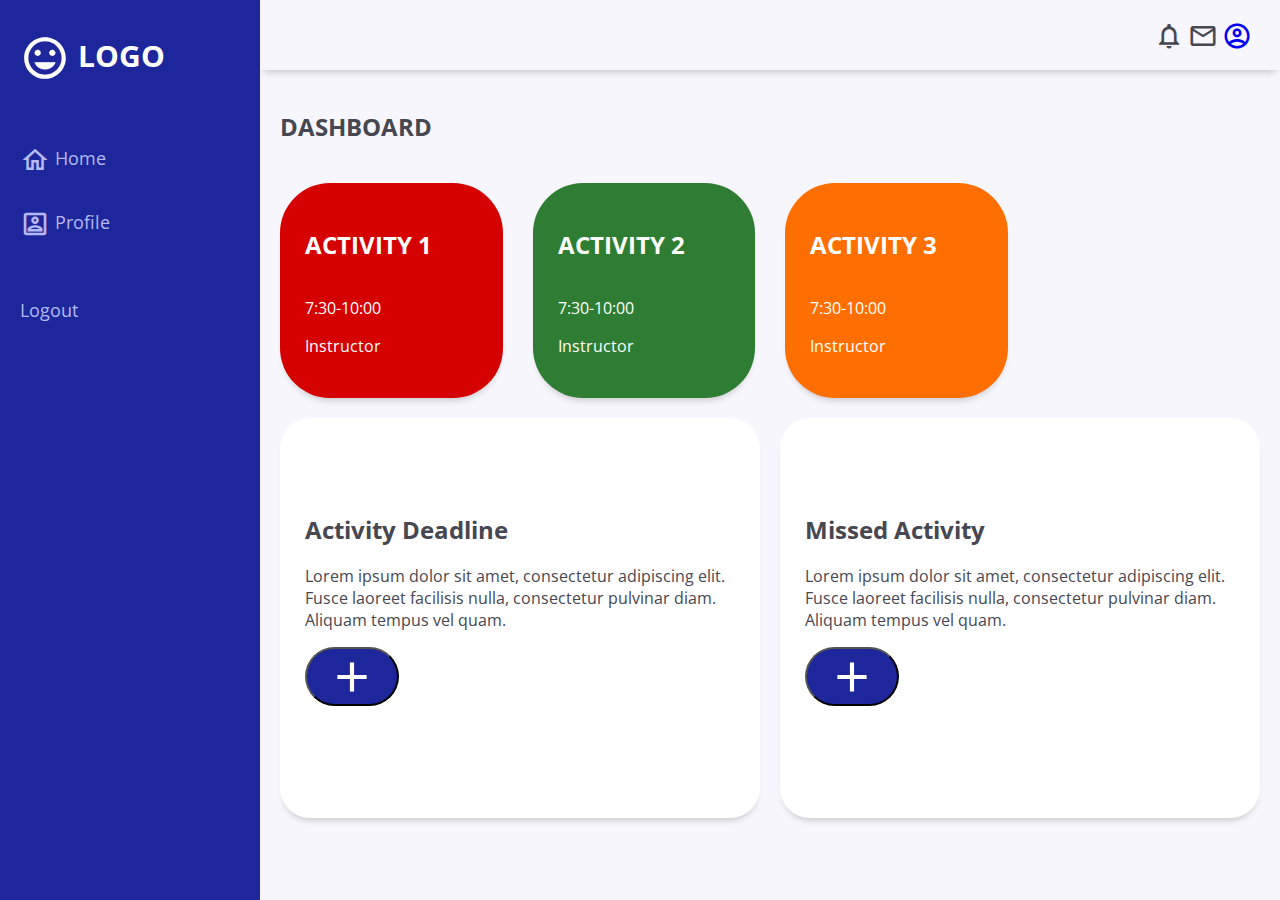
<file: student/index.html>
<!DOCTYPE html>
<html lang="en">
  <head>
    <meta charset="utf-8">
    <meta name="viewport" content="width=device-width,initial-scale=1.0">
    <title>Home</title>

    <!-- Open Sans Font -->
    <link href="https://fonts.googleapis.com/css2?family=Open+Sans:wght@100;200;300;400;500;600;700;800;900&display=swap" rel="stylesheet">

    <!-- Material Icons -->
    <link href="https://fonts.googleapis.com/icon?family=Material+Icons+Outlined" rel="stylesheet">

    <!-- Bootstrap Icons -->
    <link rel="stylesheet" href="https://cdn.jsdelivr.net/npm/bootstrap-icons@1.10.3/font/bootstrap-icons.css">

    <!-- Custom CSS -->
    <link rel="stylesheet" href="css/styles.css">

    <style>
        .class-button{
        cursor: pointer;
        background-color: transparent;
        color: #ffffff;
        font-size: 1.0em;
        text-decoration: none;
      }
      .class-button:hover{
        background-color: transparent;
        color:rgb(196, 196, 196);
      }
    </style>
  </head>
  <body>
    <div class="grid-container">

      <!-- Header -->
      <header class="header">
        <div class="menu-icon" onclick="openSidebar()">
          <span class="material-icons-outlined">menu</span>
        </div>

        <div class="header-right" style="position:relative; left: 90%;">
          <span class="material-icons-outlined">notifications</span>
          <span class="material-icons-outlined">email</span>
          <span class="material-icons-outlined"><a href="Profile.html" style="background-color: transparent; text-decoration: none;">account_circle</a></span>
        </div>
      </header>
      <!-- End Header -->

      <!-- Sidebar -->
      <aside id="sidebar">
        <div class="sidebar-title">
          <div class="sidebar-brand">
            <span class="material-icons-outlined">mood</span> LOGO
          </div>
          <span class="material-icons-outlined" onclick="closeSidebar()">close</span>
        </div>

        <ul class="sidebar-list">
          <li class="sidebar-list-item">
            <a href="#">
              <span class="material-icons-outlined">home</span> Home
            </a>
          </li>

          <li class="sidebar-list-item">
          <a href="Profile.html">
            <span class="material-icons-outlined">account_box</span> Profile
          </a>
        </li>

          <li class="sidebar-list-item">
            <a href="choose.html">
              <span class="material-icons-outlined">logout</span> Logout
            </a>
          </li>
        </ul>
      </aside>
      <!-- End Sidebar -->

      <!-- Main -->
      <main class="main-container">
        <div class="main-title">
          <h2>DASHBOARD</h2>
        </div>

        <!--Classes Student Point of View-->
        <div class="main-cards">

          <div class="card">
            <div class="card-inner">
              <a href="Submit.html" class="class-button"> <h2>ACTIVITY 1</h2>
            </div>
            <p>7:30-10:00</p>
            <p>Instructor</p></a>
          </div>

          <div class="card">
            <div class="card-inner">
              <a href="Submit.html" class="class-button"><h2>ACTIVITY 2</h2>
            </div>
            <p>7:30-10:00</p>
            <p>Instructor</p></a>
          </div>

          <div class="card">
            <div class="card-inner">
              <a href="Submit.html" class="class-button"><h2>ACTIVITY 3</h2>
            </div>
            <p>7:30-10:00</p>
            <p>Instructor</p></a>
          </div>

        </div>

        <!--Student Notification-->
        <div class="products">

          <div class="product-card">
            <h2 class="product-description">Activity Deadline</h2>
            <p class="text-secondary">
              Lorem ipsum dolor sit amet, consectetur adipiscing elit. Fusce laoreet facilisis nulla, consectetur pulvinar diam. Aliquam tempus vel quam.
            </p>
            <button type="button" class="product-button">
              <span class="material-icons-outlined">add</span>
            </button>
          </div>

          <div class="product-card">
            <h2 class="product-description">Missed Activity</h2>
            <p class="text-secondary">
              Lorem ipsum dolor sit amet, consectetur adipiscing elit. Fusce laoreet facilisis nulla, consectetur pulvinar diam. Aliquam tempus vel quam.
            </p>
            <button type="button" class="product-button">
              <span class="material-icons-outlined">add</span>
            </button>
          </div>
      </main>
      <!-- End Main -->

    </div>

    <!-- Scripts -->
    <!-- Custom JS -->
    <script src="js/scripts.js"></script>
  </body>
</html>
</file>
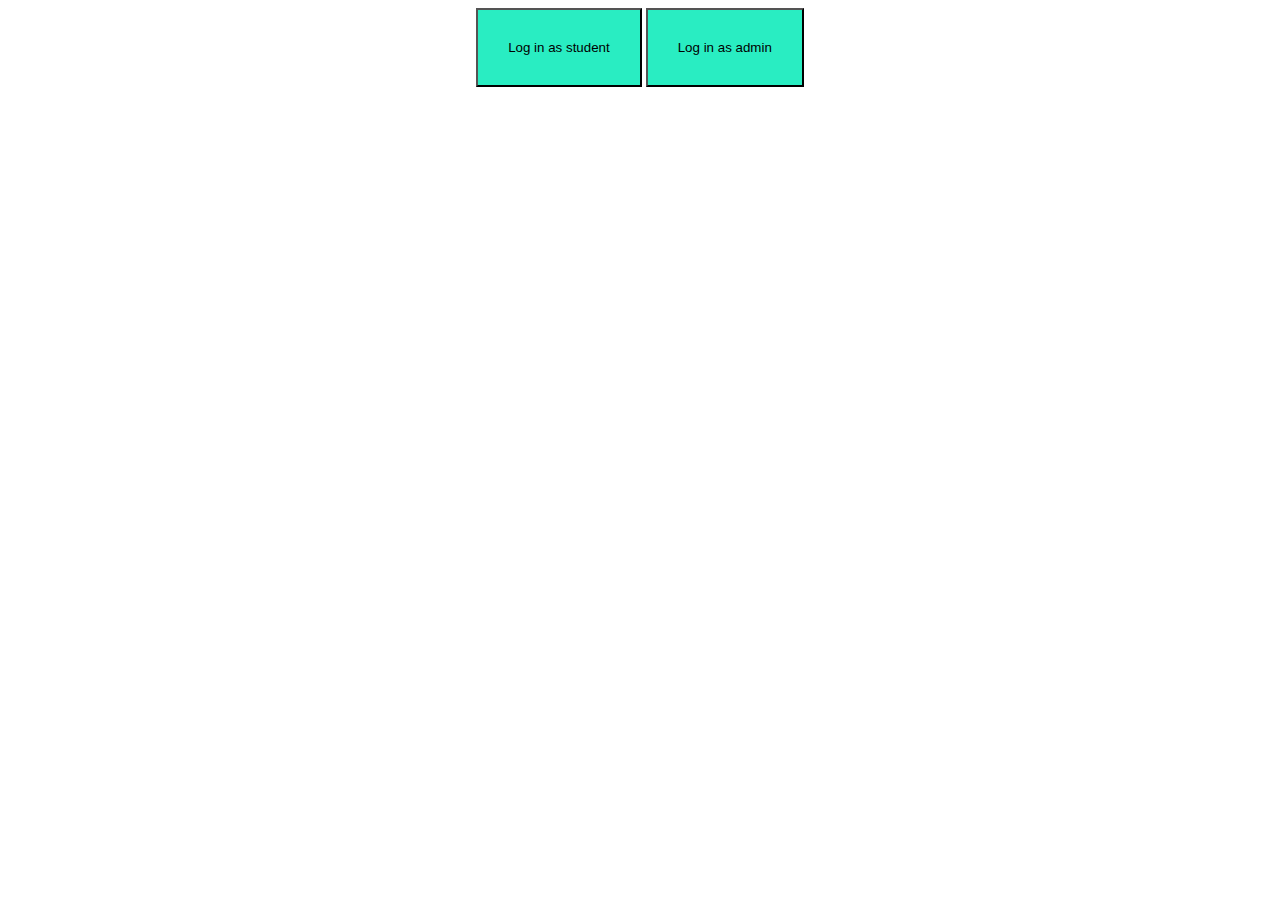
<file: student/choose.html>
<!DOCTYPE html>
<html lang="en">
<head>
    <meta charset="UTF-8">
    <meta http-equiv="X-UA-Compatible" content="IE=edge">
    <meta name="viewport" content="width=device-width, initial-scale=1.0">
    <link rel="stylesheet" href="css/login.css">
    <title>Choose</title>
</head>
<style>
    body {
        display: flex;
        justify-content: center;
        align-items: center;
    }
    button {
        padding: 30px;
        background: #29edc2;

    }

</style>
<body>
    <form action="#" method="post">
        <button type="button" onclick="location.href='student_login.html'">Log in as student</button>

        <button type="button" onclick="location.href='teacher_login.html'">Log in as admin</button>


    </form>
</body>
</html>
</file>
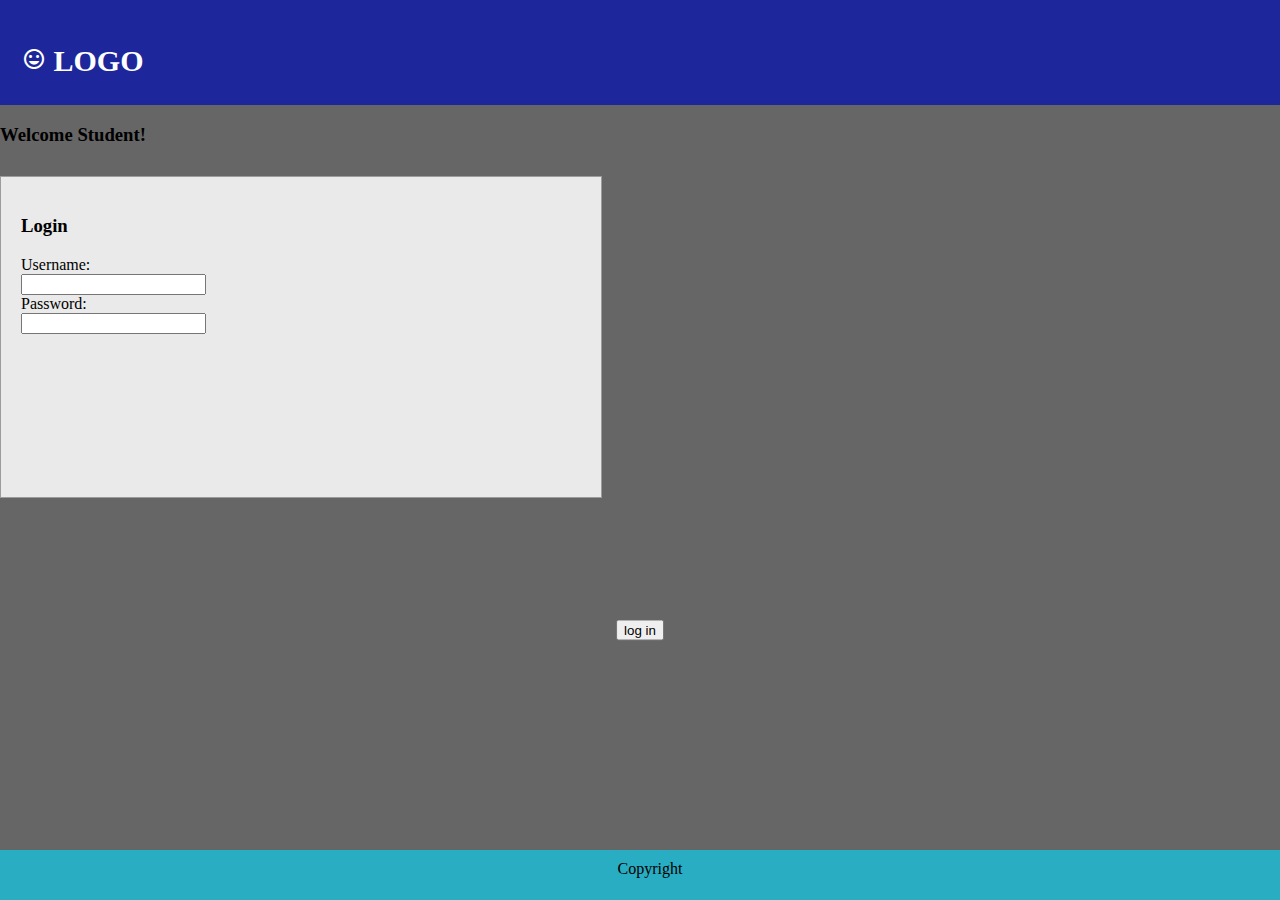
<file: student/student_login.html>
<!DOCTYPE html>
<html>
<head>
    <meta charset='utf-8'>
    <meta http-equiv='X-UA-Compatible' content='IE=edge'>
    <title>Student Login</title>
    <meta name='viewport' content='width=device-width, initial-scale=1'>

    <link rel="stylesheet" href="css/login.css">
    <link rel="stylesheet" href="https://cdn.jsdelivr.net/npm/bootstrap@5.2.3/dist/css/bootstrap.min.css" integrity="sha384-rbsA2VBKQhggwzxH7pPCaAqO46MgnOM80zW1RWuH61DGLwZJEdK2Kadq2F9CUG65" crossorigin="anonymous">
    <link href="https://fonts.googleapis.com/icon?family=Material+Icons+Outlined" rel="stylesheet">
    <script src="https://cdn.jsdelivr.net/npm/bootstrap@5.2.3/dist/js/bootstrap.bundle.min.js" integrity="sha384-kenU1KFdBIe4zVF0s0G1M5b4hcpxyD9F7jL+jjXkk+Q2h455rYXK/7HAuoJl+0I4" crossorigin="anonymous"></script>
    <script src="https://cdn.jsdelivr.net/npm/bootstrap@5.2.3/dist/js/bootstrap.min.js" integrity="sha384-cuYeSxntonz0PPNlHhBs68uyIAVpIIOZZ5JqeqvYYIcEL727kskC66kF92t6Xl2V" crossorigin="anonymous"></script>
</head>
<style>
    body {
    margin: 0;
    padding: 0;
    background-color: #666666;
    height: 100vh;
  }
</style>
<body>
    <div class="header">
        <a href="#default" class="logo"><span class="material-icons-outlined">mood</span> LOGO</a>
      </div>
    <div id="login">
        <h3 class="text-center text-white pt-5 ">Welcome Student!</h3>
        <div class="container">
            <div id="login-row" class="row justify-content-center align-items-center">
                <div id="login-column" class="col-md-6">
                    <div id="login-box" class="col-md-12">
                        <form id="login-form" class="form" action="index.html" method="post">
                            <h3 class="text-center text-info">Login</h3>
                            <div class="form-group">
                                <label for="username" class="text-info">Username:</label><br>
                                <input type="text" name="username" id="username" class="form-control">
                            </div>
                            <div class="form-group">
                                <label for="password" class="text-info">Password:</label><br>
                                <input type="password" name="password" id="password" class="form-control">
                            </div>
                            <div class="form-group2">
                                <input type="submit" name="submit" class="btn btn-info btn-md" value="log in">
                            </div>
                        </form>
                    </div>
                </div>
            </div>
        </div>
    </div>
    <div id="footer">
        Copyright
    </div>
</body>

<footer>

</footer>
</html>
</file>
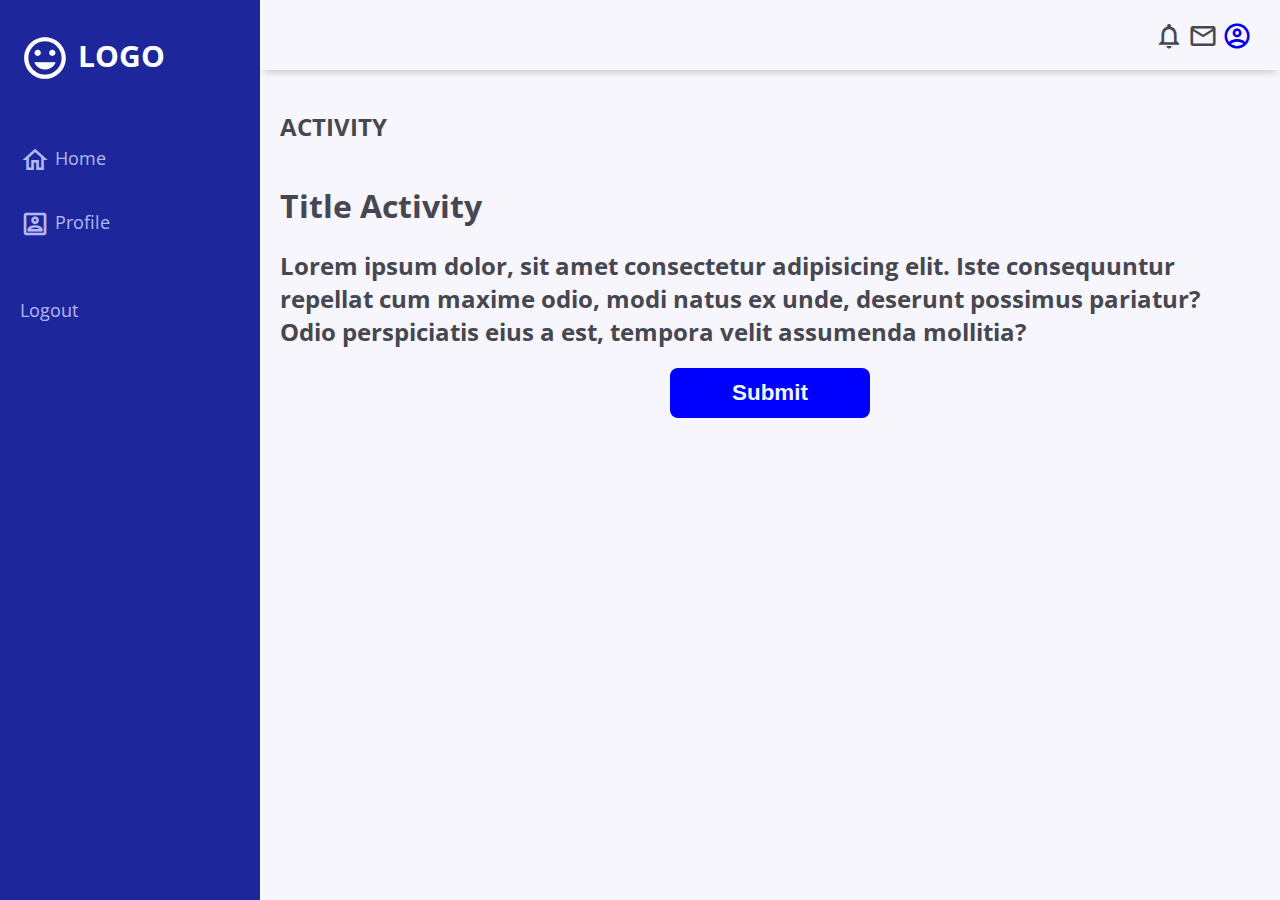
<file: student/Submit.html>
<!DOCTYPE html>
<html lang="en">
  <head>
    <meta charset="utf-8">
    <meta name="viewport" content="width=device-width,initial-scale=1.0">
    <title>Submit</title>

    <!-- Open Sans Font -->
    <link href="https://fonts.googleapis.com/css2?family=Open+Sans:wght@100;200;300;400;500;600;700;800;900&display=swap" rel="stylesheet">

    <!-- Material Icons -->
    <link href="https://fonts.googleapis.com/icon?family=Material+Icons+Outlined" rel="stylesheet">

    <!-- Bootstrap Icons -->
    <link rel="stylesheet" href="https://cdn.jsdelivr.net/npm/bootstrap-icons@1.10.3/font/bootstrap-icons.css">

    <!-- Custom CSS -->
    <link rel="stylesheet" href="css/styles.css">

    <style>
      * {
          box-sizing: border-box;
        }
      .submit-button{
        display: block;
        cursor: pointer;
        outline: none;
        border: none;
        background-color: var(--light);
        width: 200px;
        height: 50px;
        border-radius: 1px;
        font-size: 1.4rem;
        font-weight: 600;
        color: var(--text);
        background-size: 80% 80%;
        box-shadow: 0 0 0 7px var(--light) inset;
        margin-bottom: 2px;
        color: aliceblue;
      }

      .submit-btn {
        display: block;
        width: 200px;
        margin: 0 auto 0 auto;
        background-color: blue;
        border-radius: 8px;
      }


    </style>
  </head>
  <body>
    <div class="grid-container">

      <!-- Header -->
      <header class="header">
        <div class="menu-icon" onclick="openSidebar()">
          <span class="material-icons-outlined">menu</span>
        </div>
        
        <div class="header-right" style="position:relative; left: 90%;">
          <span class="material-icons-outlined">notifications</span>
          <span class="material-icons-outlined">email</span>
          <span class="material-icons-outlined"><a href="Profile.html" style="background-color: transparent; text-decoration: none;">account_circle</a></span>
        </div>
      </header>
      <!-- End Header -->

      <!-- Sidebar -->
      <aside id="sidebar">
        <div class="sidebar-title">
          <div class="sidebar-brand">
            <span class="material-icons-outlined">mood</span> LOGO
          </div>
          <span class="material-icons-outlined" onclick="closeSidebar()">close</span>
        </div>

        <ul class="sidebar-list">
          <li class="sidebar-list-item">
            <a href="index.html">
              <span class="material-icons-outlined">home</span> Home
            </a>
          </li>

          <li class="sidebar-list-item">
          <a href="Profile.html">
            <span class="material-icons-outlined">account_box</span> Profile
          </a>
        </li>

          <li class="sidebar-list-item">
            <a href="#">
              <span class="material-icons-outlined">logout</span> Logout
            </a>
          </li>
        </ul>
      </aside>
      <!-- End Sidebar -->

      <!-- Main -->
      <main class="main-container">
        <div class="main-title">
            <h2>ACTIVITY</h2>
        </div>
        
        <!--Activity Form- Student-->
        <div class="container mt-4 mb-4 p-3 d-flex justify-content-center" style="position: relative;"> 
          <div class="card_profile p-4"> 
          <div class=" image d-flex flex-column justify-content-center align-items-center"> 
              <h1>Title Activity</h1>
              <h2>Lorem ipsum dolor, sit amet consectetur adipisicing elit. Iste consequuntur repellat cum maxime odio, modi natus ex unde, deserunt possimus pariatur? Odio perspiciatis eius a est, tempora velit assumenda mollitia?</h2>
            
        <!--Submit Button- Student-->
              <div class="submit-btn">
              <input type="submit" class="submit-button" name="upload" accept="image">
            </div>
          </div> 
        </div> 
      </div>
      </div>
      </main>
      <!-- End Main -->

    </div>

    <!-- Scripts -->
    <!-- Custom JS -->
    <script src="js/scripts.js"></script>
  </body>
</html>
</file>
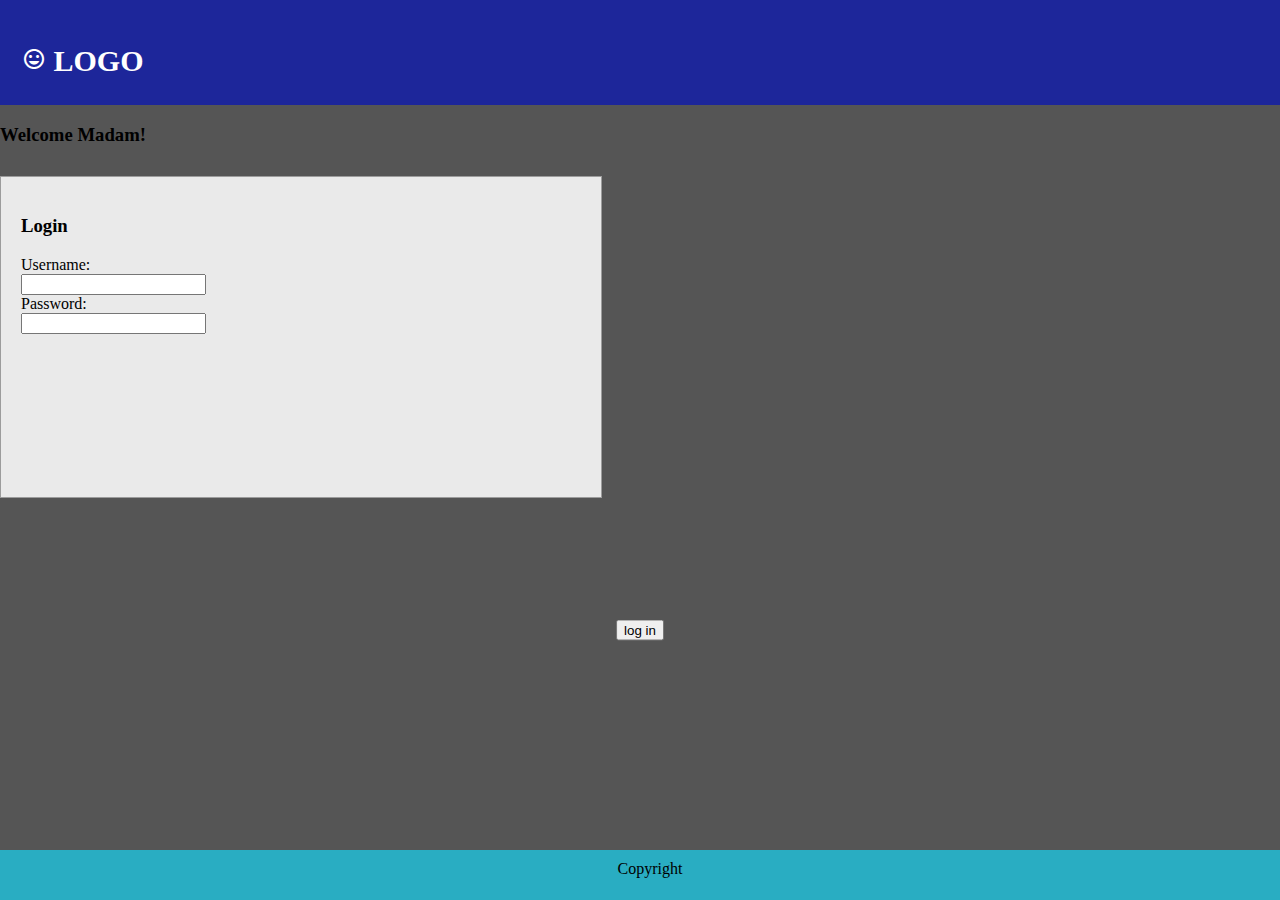
<file: student/teacher_login.html>
<!DOCTYPE html>
<html>
<head>
    <meta charset='utf-8'>
    <meta http-equiv='X-UA-Compatible' content='IE=edge'>
    <title>Admin Login</title>
    <meta name='viewport' content='width=device-width, initial-scale=1'>

    <link rel="stylesheet" href="css/login.css">
    <link rel="stylesheet" href="https://cdn.jsdelivr.net/npm/bootstrap@5.2.3/dist/css/bootstrap.min.css" integrity="sha384-rbsA2VBKQhggwzxH7pPCaAqO46MgnOM80zW1RWuH61DGLwZJEdK2Kadq2F9CUG65" crossorigin="anonymous">
    <link href="https://fonts.googleapis.com/icon?family=Material+Icons+Outlined" rel="stylesheet">
    <script src="https://cdn.jsdelivr.net/npm/bootstrap@5.2.3/dist/js/bootstrap.bundle.min.js" integrity="sha384-kenU1KFdBIe4zVF0s0G1M5b4hcpxyD9F7jL+jjXkk+Q2h455rYXK/7HAuoJl+0I4" crossorigin="anonymous"></script>
    <script src="https://cdn.jsdelivr.net/npm/bootstrap@5.2.3/dist/js/bootstrap.min.js" integrity="sha384-cuYeSxntonz0PPNlHhBs68uyIAVpIIOZZ5JqeqvYYIcEL727kskC66kF92t6Xl2V" crossorigin="anonymous"></script>
</head>
<style>
    body {
    margin: 0;
    padding: 0;
    background-color: #555555;
    height: 100vh;
  }
</style>
<body>
    <div class="header">
        <a href="#default" class="logo"><span class="material-icons-outlined">mood</span> LOGO</a>
      </div>
    <div id="login">
        <h3 class="text-center text-white pt-5 ">Welcome Madam!</h3>
        <div class="container">
            <div id="login-row" class="row justify-content-center align-items-center">
                <div id="login-column" class="col-md-6">
                    <div id="login-box" class="col-md-12">
                        <form id="login-form" class="form" action="index.html" method="post">
                            <h3 class="text-center text-info">Login</h3>
                            <div class="form-group">
                                <label for="username" class="text-info">Username:</label><br>
                                <input type="text" name="username" id="username" class="form-control">
                            </div>
                            <div class="form-group">
                                <label for="password" class="text-info">Password:</label><br>
                                <input type="password" name="password" id="password" class="form-control">
                            </div>
                            <div class="form-group2">
                                <input type="submit" name="submit" class="btn btn-info btn-md" value="log in">
                            </div>
                        </form>
                    </div>
                </div>
            </div>
        </div>
    </div>
    <div id="footer">
        Copyright
    </div>
</body>

<footer>

</footer>
</html>
</file>
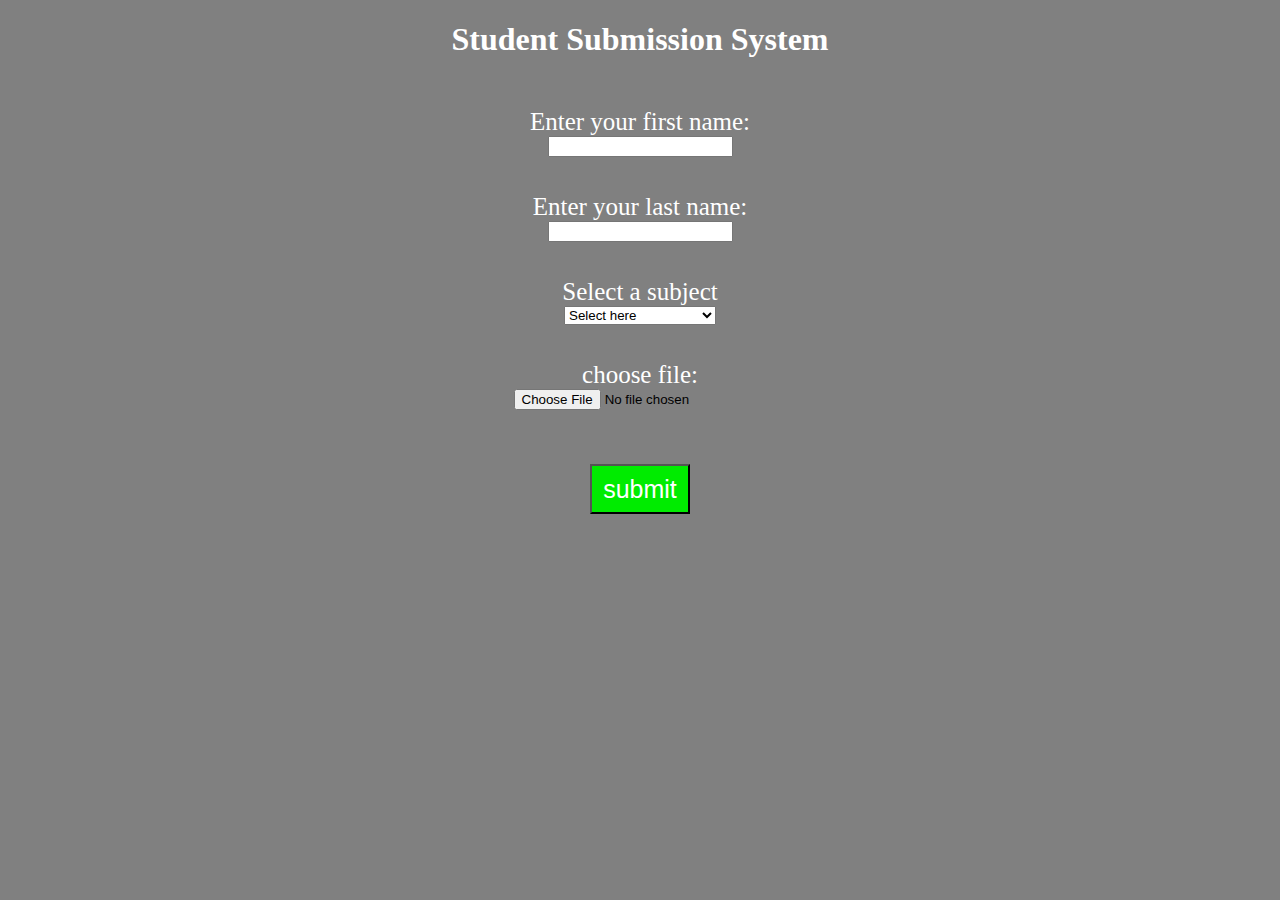
<file: submission_low_budget/form.html>
<!DOCTYPE html>
<html lang="en">
<head>
    <meta charset="UTF-8">
    <meta http-equiv="X-UA-Compatible" content="IE=edge">
    <meta name="viewport" content="width=device-width, initial-scale=1.0">
    <title>Submission</title>
</head>
<style>
    label {
        color: white;
        font-size: 25px;
        
    }
    h1 {
        color: white;
        margin-bottom: 50px;
    }
</style>
<body style="background: grey; text-align: center;">
    <h1>Student Submission System</h1>
    <form action="index.php" method="post">
        <label for="">Enter your first name:</label><br>
        <input type="text" name="fname" id=""><br><br><br>
        <label for="">Enter your last name:</label><br>
        <input type="text" name="lname" id=""><br><br><br>
        <label for="">Select a subject</label><br>
        <select name="subject" id="">
            <option value="">Select here</option>
            <option value="Information Management">Information Managent</option>
            <option value="Networking 1">Networking 1</option>
            <option value="IPT 1">IPT 1</option>
        </select>        <br><br><br>
        <label for="">choose file:</label><br>
        <input type="file" name="file" id=""><br><br><br><br>
        <input style="background-color: #00ec00; width:100px; height:50px; font-size: 25px; color: #FFF"type="submit" value="submit">

    </form>

</body>
</html>
</file>
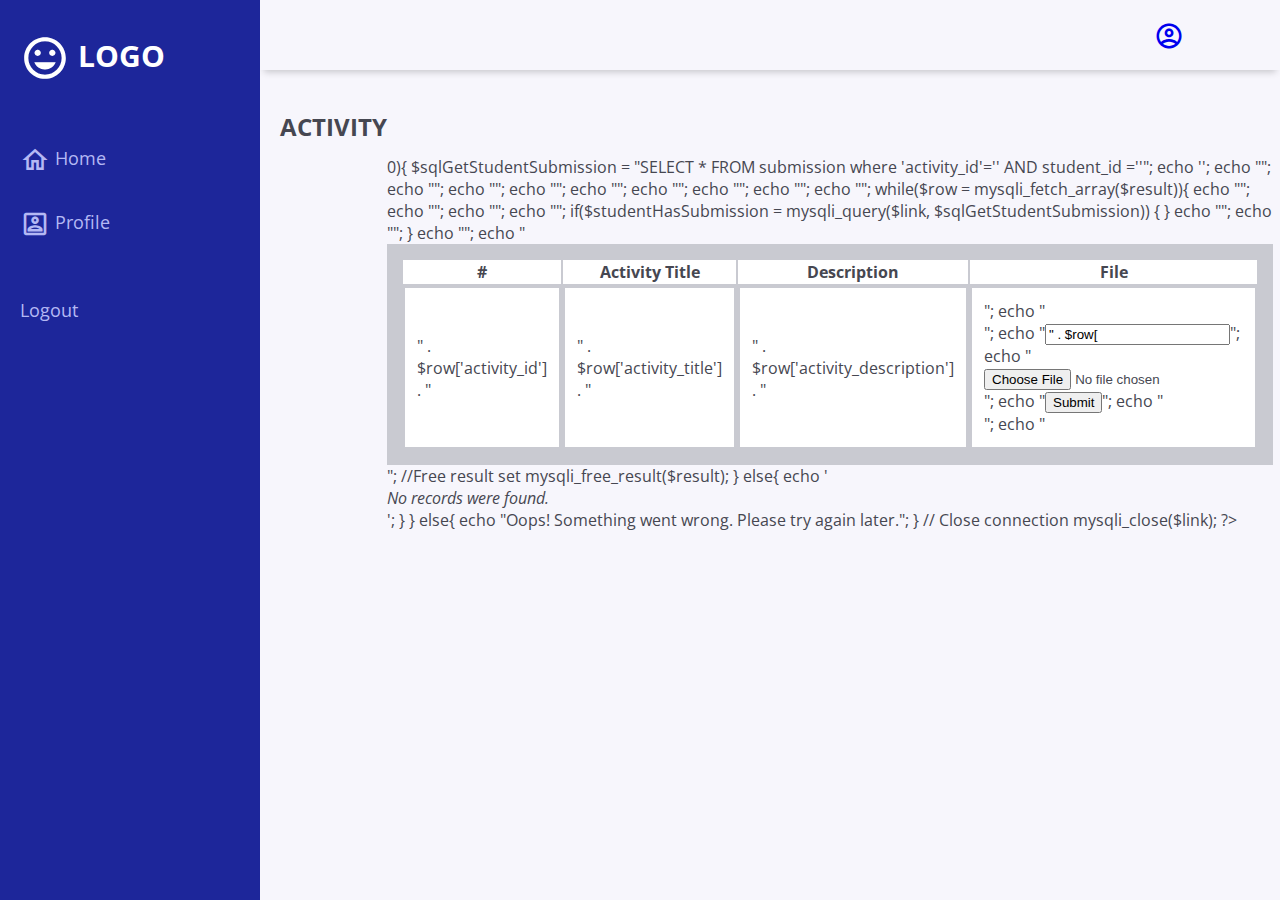
<file: exstudentrecord/css/adminGrade.html>
<!DOCTYPE html>
<html lang="en">
<head>
    <meta charset="UTF-8">
    <title>Dashboard</title>
   <!-- Open Sans Font -->
   <link href="https://fonts.googleapis.com/css2?family=Open+Sans:wght@100;200;300;400;500;600;700;800;900&display=swap" rel="stylesheet">

<!-- Material Icons -->
<link href="https://fonts.googleapis.com/icon?family=Material+Icons+Outlined" rel="stylesheet">

<!-- Bootstrap Icons -->
<link rel="stylesheet" href="https://cdn.jsdelivr.net/npm/bootstrap-icons@1.10.3/font/bootstrap-icons.css">

<!-- Custom CSS -->
<link rel="stylesheet" href="../css/styles.css">

<style>
  * {
      box-sizing: border-box;
    }
  .submit-button{
    display: block;
    cursor: pointer;
    outline: none;
    border: none;
    background-color: var(--light);
    width: 200px;
    height: 50px;
    border-radius: 1px;
    font-size: 1.4rem;
    font-weight: 600;
    color: var(--text);
    background-size: 80% 80%;
    box-shadow: 0 0 0 7px var(--light) inset;
    margin-bottom: 2px;
    color: aliceblue;
    }

  .submit-btn {
    display: block;
    width: 200px;
    margin: 0 auto 0 auto;
    background-color: blue;
    border-radius: 8px;
  }


  table, td{
    border: 2px solid #c9cad1;
    padding: 12px;
  }

  table{
    background-color: #c9cad1;
  }

  td,th{
    background-color: white;
  }

  .inputCreate{
    background-color: #04AA6D;
    border: none;
    color: white;
    padding: 16px 32px;
    text-decoration: none;
    margin: 4px 2px;
    cursor: pointer;
  }

  .inputAdd{
    background-color: #da0d0d;
    border: none;
    color: white;
    padding: 16px 32px;
    text-decoration: none;
    margin: 4px 2px;
    cursor: pointer;
  }

  .inputDelete{
    background-color: #0d2cda;
    border: none;
    color: white;
    padding: 16px 32px;
    text-decoration: none;
    margin: 4px 2px;
    cursor: pointer;
  }

  .inputRead{
    background-color: #0d2cda;
    border: none;
    color: white;
    padding: 16px 32px;
    text-decoration: none;
    margin: 4px 2px;
    cursor: pointer;
  }

</style>
</head>
<body>
<div class="grid-container">

<!-- Header -->
<header class="header">
  <div class="menu-icon" onclick="openSidebar()">
    <span class="material-icons-outlined">menu</span>
  </div>
  
  <div class="header-right" style="position:relative; left: 90%;">
    <span class="material-icons-outlined"><a href="../profile/Profile.php" style="background-color: transparent; text-decoration: none;">account_circle</a></span>
  </div>
</header>
<!-- End Header -->

<!-- Sidebar -->
<aside id="sidebar">
  <div class="sidebar-title">
    <div class="sidebar-brand">
      <span class="material-icons-outlined">mood</span> LOGO
    </div>
    <span class="material-icons-outlined" onclick="closeSidebar()">close</span>
  </div>

  <ul class="sidebar-list">
    <li class="sidebar-list-item">
      <a href="../dashboard/index.php">
        <span class="material-icons-outlined">home</span> Home
      </a>
    </li>

    <li class="sidebar-list-item">
    <a href="../profile/Profile.php">
      <span class="material-icons-outlined">account_box</span> Profile
    </a>
  </li>

    <li class="sidebar-list-item">
      <a href="../login/logout.php">
        <span class="material-icons-outlined">logout</span> Logout
      </a>
    </li>
  </ul>
</aside>
<!-- End Sidebar -->

<!-- Main -->
<main class="main-container">
  <div class="main-title">
      <h2>ACTIVITY</h2>
        <div class="wrapper">
            <div class="container-fluid">
                <div class="row"><br><br><br>
                    <div class="col-md-7">
                        <?php
                        // Include config file
                        require_once "config.php";
                        
                       
                        // Attempt select query execution
                        $sql = "SELECT * FROM activity";
                        if($result = mysqli_query($link, $sql)){
                            if(mysqli_num_rows($result) > 0){

                              $sqlGetStudentSubmission = "SELECT * FROM submission where 'activity_id'='' AND student_id =''";
                                echo '<table class="table table-bordered table-striped" id="activityTable">';
                                    echo "<thead>";
                                        echo "<tr>";
                                            echo "<th>#</th>";
                                            echo "<th>Activity Title</th>";
                                            echo "<th>Description</th>";
                                            echo "<th>File</th>";
                                        echo "</tr>";
                                    echo "</thead>";
                                    echo "<tbody>";
                                    while($row = mysqli_fetch_array($result)){
                                        echo "<tr>";
                                            echo "<td>" . $row['activity_id'] . "</td>";
                                            echo "<td>" . $row['activity_title'] . "</td>";
                                            echo "<td>" . $row['activity_description'] . "</td>";
                                            if($studentHasSubmission = mysqli_query($link, $sqlGetStudentSubmission))
                                            {
                                              
                                            }
                                            echo "<td>";
                                                echo  "<form action= '' method='POST' enctype='multipart/form-data'>";
                                                echo "<input type='text' name='activityId' value='" . $row['activity_id'] . "'/>";
                                                echo "<input type='file' name='studentFile' />";
                                                echo "<input type='submit'/>";
                                             echo "</form>";
                                            echo "</td>";
                                        echo "</tr>";
                                    }
                                    echo "</tbody>";                            
                                echo "</table>";
                                //Free result set
                                mysqli_free_result($result);
                            } else{
                                echo '<div class="alert alert-danger"><em>No records were found.</em></div>';
                            }
                        } else{
                            echo "Oops! Something went wrong. Please try again later.";
                        }
    
                        // Close connection
                        mysqli_close($link);
                        ?>
                    </div>
                </div>        
            </div>
        </div>
    </div>
</body>

<script src="../js/scripts.js"></script>
</html>
</file>
<file: student/css/styles.css>
body {
  margin: 0;
  padding: 0;
  box-sizing: border-box;
  background-color: rgb(247, 246, 252);
  color: rgb(70, 71, 81);
  font-family: "Open Sans", sans-serif;
}

.material-icons-outlined {
  vertical-align: middle;
  line-height: 1px;
  font-size: 30px;
}

.text-secondary {
  color: rgb(70, 71, 81);
}

.text-blue {
  color: rgb(29, 38, 154);
}

.background-blue {
  background-color: rgb(29, 38, 154);
}

.text-red {
  color: rgb(213, 0, 0);
}

.background-red {
  background-color: rgb(213, 0, 0);
}

.text-green {
  color: rgb(46, 125, 50);
}

.background-green {
  background-color: rgb(46, 125, 50);
}

.text-orange {
  color: rgb(255, 111, 0);
}

.background-orange {
  background-color: rgb(255, 111, 0);
}

.grid-container {
  display: grid;
  grid-template-columns: 260px 1fr 1fr 1fr;
  grid-template-rows: 0.2fr 3fr;
  grid-template-areas:
    "sidebar header header header"
    "sidebar main main main";
  height: 100vh;
}


/* ---------- HEADER ---------- */

.header {
  grid-area: header;
  height: 70px;
  display: flex;
  align-items: center;
  justify-content: space-between;
  padding: 0 30px 0 30px;
  box-shadow: 0 6px 7px -4px rgba(0, 0, 0, 0.2);
}

.menu-icon {
  display: none;
}


/* ---------- SIDEBAR ---------- */

#sidebar {
  grid-area: sidebar;
  height: 100%;
  background-color: rgb(29, 38, 154);
  color: rgb(255, 255, 255);
  overflow-y: auto;
  transition: all 0.5s;
  -webkit-transition: all 0.5s;
}

.sidebar-title {
  display: flex;
  justify-content: space-between;
  align-items: center;
  padding: 20px 20px 20px 20px;
  margin-bottom: 30px;
}

.sidebar-title > span {
  display: none;
}

.sidebar-brand {
  margin-top: 15px;
  font-size: 30px;
  font-weight: 700;
}

.sidebar-brand > .material-icons-outlined {
  font-size: 50px;
}

.sidebar-list {
  padding: 0;
  margin-top: 15px;
  list-style-type: none;
}

.sidebar-list-item {
  padding: 20px 20px 20px 20px;
  font-size: 18px;
}

.sidebar-list-item:hover {
  background-color: rgba(255, 255, 255, 0.2);
  cursor: pointer;
}

.sidebar-list-item > a {
  text-decoration: none;
  color: rgb(180, 184, 244);
}

.sidebar-responsive {
  display: inline !important;
  position: absolute;
}


/* ---------- MAIN ---------- */

.main-container {
  grid-area: main;
  overflow-y: auto;
  padding: 20px 20px;
}

.main-title {
  display: flex;
  justify-content: space-between;
}

.main-cards {
  display: grid;
  grid-template-columns: 1fr 1fr 1fr 1fr;
  gap: 30px;
  margin: 20px 0;
}

.card {
  display: flex;
  flex-direction: column;
  justify-content: space-around;
  padding: 25px;
  color: rgb(255, 255, 255);
  border-radius: 50px;
  box-shadow: 0 6px 7px -4px rgba(0, 0, 0, 0.2);
}

.card:first-child {
  background-color: rgb(213, 0, 0);
}

.card:nth-child(2) {
  background-color: rgb(46, 125, 50);
}

.card:nth-child(3) {
  background-color: rgb(255, 111, 0);
}

.card-inner {
  display: flex;
  align-items: center;
  justify-content: space-between;
}

.card-inner > span {
  font-size: 50px;
}

.products {
  display: grid;
  grid-template-columns: 1fr 1fr;
  gap: 20px;
}

.product-card {
  height: 350px;
  background-color: rgb(255, 255, 255);
  padding: 25px;
  border-radius: 30px;
  box-shadow: 0 6px 7px -4px rgba(0, 0, 0, 0.2);
}

.product-description {
  padding-top: 50px;
}

.product-button {
  background-color: rgb(29, 38, 154);
  color: rgb(255, 255, 255);
  padding: 20px;
  border-radius: 30px; 
}

.product-button > .material-icons-outlined {
  font-size: 50px; 
}

.social-media {
  height: 350px;
  padding: 10px;
}

.product {
  display: grid;
  grid-template-columns: 1fr 1fr;
  gap: 20px;
}

.product-icon {
  color: rgb(255, 255, 255);
  width: 48px;
  height: 48px;
  display: flex;
  align-items: center;
  justify-content: center;
  border-radius: 20px;
}

.product-icon > .bi {
  font-size: 25px;
}


/* ---------- MEDIA QUERIES ---------- */


/* Medium <= 992px */
@media screen and (max-width: 992px) {
  .grid-container {
    grid-template-columns: 1fr;
    grid-template-rows: 0.2fr 3fr;
    grid-template-areas:
      "header"
      "main";
  }

  #sidebar {
    display: none;
  }

  .menu-icon {
    display: inline;
  }

  .sidebar-title > span {
    display: inline;
  }
}

/* Small <= 768px */
@media screen and (max-width: 768px) {
  .main-cards {
    grid-template-columns: 1fr;
    gap: 10px;
    margin-bottom: 0;
  }

  .products {
    grid-template-columns: 1fr;
    margin-top: 30px;
  }
}

/* Extra Small <= 576px */
@media screen and (max-width: 576px) {
  .header-left {
    display: none;
  }
}
</file>
<file: student/css/login.css>
#login .container #login-row #login-column #login-box {
    margin-top: 30px;
    max-width: 600px;
    height: 320px;
    border: 1px solid #9C9C9C;
    background-color: #EAEAEA;
  }
  #login .container #login-row #login-column #login-box #login-form {
    padding: 20px;
  }
  #login .container #login-row #login-column #login-box #login-form #register-link {
    margin-top: -65px;
  }
.form-group2{
  margin: 0%;
  position: absolute;
  left: 50%;
  top: 70%;
  -ms-transform: translate(-50%,-50%);
  transform: translate(-50%, -50%);
}

  .header {
    overflow: hidden;
    background-color: rgb(29, 38, 154);
    padding: 20px 10px;
  }
  
  .header a {
    float: left;
    color: white;
    text-align: center;
    padding: 12px;
    text-decoration: none;
    font-size: 18px; 
    line-height: 25px;
    border-radius: 4px;
  }
  
  .header a.logo {
      margin-top: 15px;
      font-size: 30px;
      font-weight: 700;
  }

  .header > .material-icon-outlined{
    font-size: 50px;
  }
  
  #footer {
    position: fixed;
    padding: 10px 10px 0px 10px;
    bottom: 0;
    width: 100%;
    /* Height of the footer*/
    height: 40px;
    background: #29adc2;

    text-align: center;
}
</file>
<file: exstudentrecord/css/styles.css>
body {
  margin: 0;
  padding: 0;
  box-sizing: border-box;
  background-color: rgb(247, 246, 252);
  color: rgb(70, 71, 81);
  font-family: "Open Sans", sans-serif;
}

.material-icons-outlined {
  vertical-align: middle;
  line-height: 1px;
  font-size: 30px;
}

.text-secondary {
  color: rgb(70, 71, 81);
}

.text-blue {
  color: rgb(29, 38, 154);
}

.background-blue {
  background-color: rgb(29, 38, 154);
}

.text-red {
  color: rgb(213, 0, 0);
}

.background-red {
  background-color: rgb(213, 0, 0);
}

.text-green {
  color: rgb(46, 125, 50);
}

.background-green {
  background-color: rgb(46, 125, 50);
}

.text-orange {
  color: rgb(255, 111, 0);
}

.background-orange {
  background-color: rgb(255, 111, 0);
}

.grid-container {
  display: grid;
  grid-template-columns: 260px 1fr 1fr 1fr;
  grid-template-rows: 0.2fr 3fr;
  grid-template-areas:
    "sidebar header header header"
    "sidebar main main main";
  height: 100vh;
}


/* ---------- HEADER ---------- */

.header {
  grid-area: header;
  height: 70px;
  display: flex;
  align-items: center;
  justify-content: space-between;
  padding: 0 30px 0 30px;
  box-shadow: 0 6px 7px -4px rgba(0, 0, 0, 0.2);
}

.menu-icon {
  display: none;
}


/* ---------- SIDEBAR ---------- */

#sidebar {
  grid-area: sidebar;
  height: 100%;
  background-color: rgb(29, 38, 154);
  color: rgb(255, 255, 255);
  overflow-y: auto;
  transition: all 0.5s;
  -webkit-transition: all 0.5s;
}

.sidebar-title {
  display: flex;
  justify-content: space-between;
  align-items: center;
  padding: 20px 20px 20px 20px;
  margin-bottom: 30px;
}

.sidebar-title > span {
  display: none;
}

.sidebar-brand {
  margin-top: 15px;
  font-size: 30px;
  font-weight: 700;
}

.sidebar-brand > .material-icons-outlined {
  font-size: 50px;
}

.sidebar-list {
  padding: 0;
  margin-top: 15px;
  list-style-type: none;
}

.sidebar-list-item {
  padding: 20px 20px 20px 20px;
  font-size: 18px;
}

.sidebar-list-item:hover {
  background-color: rgba(255, 255, 255, 0.2);
  cursor: pointer;
}

.sidebar-list-item > a {
  text-decoration: none;
  color: rgb(180, 184, 244);
}

.sidebar-responsive {
  display: inline !important;
  position: absolute;
}


/* ---------- MAIN ---------- */

.main-container {
  grid-area: main;
  overflow-y: auto;
  padding: 20px 20px;
}

.main-title {
  display: flex;
  justify-content: space-between;
}

.main-cards {
  display: grid;
  grid-template-columns: 1fr 1fr 1fr 1fr;
  gap: 30px;
  margin: 20px 0;
}

.card {
  position: absolute;
  display: flex;
  flex-direction: column;
  justify-content: space-around;
  padding: 45px;
  color: rgb(255, 255, 255);
  border-radius: 50px;
  box-shadow: 0 6px 7px -4px rgba(0, 0, 0, 0.2);

}

.card:first-child {
  background-color: rgb(213, 0, 0);
}

.card:nth-child(2) {
  background-color: rgb(46, 125, 50);
}

.card:nth-child(3) {
  background-color: rgb(255, 111, 0);
}

.card-inner {
  display: flex;
  align-items: center;
  justify-content: space-between;
}

.card-inner > span {
  font-size: 50px;
}

.products {
  display: grid;
  grid-template-columns: 1fr 1fr;
  gap: 20px;
}

.product-card {
  height: 350px;
  background-color: rgb(255, 255, 255);
  padding: 25px;
  border-radius: 30px;
  box-shadow: 0 6px 7px -4px rgba(0, 0, 0, 0.2);
}

.product-description {
  padding-top: 50px;
}

.product-button {
  background-color: rgb(29, 38, 154);
  color: rgb(255, 255, 255);
  padding: 20px;
  border-radius: 30px; 
}

.product-button > .material-icons-outlined {
  font-size: 50px; 
}

.social-media {
  height: 350px;
  padding: 10px;
}

.product {
  display: grid;
  grid-template-columns: 1fr 1fr;
  gap: 20px;
}

.product-icon {
  color: rgb(255, 255, 255);
  width: 48px;
  height: 48px;
  display: flex;
  align-items: center;
  justify-content: center;
  border-radius: 20px;
}

.product-icon > .bi {
  font-size: 25px;
}


/* ---------- MEDIA QUERIES ---------- */


/* Medium <= 992px */
@media screen and (max-width: 992px) {
  .grid-container {
    grid-template-columns: 1fr;
    grid-template-rows: 0.2fr 3fr;
    grid-template-areas:
      "header"
      "main";
  }

  #sidebar {
    display: none;
  }

  .menu-icon {
    display: inline;
  }

  .sidebar-title > span {
    display: inline;
  }
}

/* Small <= 768px */
@media screen and (max-width: 768px) {
  .main-cards {
    grid-template-columns: 1fr;
    gap: 10px;
    margin-bottom: 0;
  }

  .products {
    grid-template-columns: 1fr;
    margin-top: 30px;
  }
}

/* Extra Small <= 576px */
@media screen and (max-width: 576px) {
  .header-left {
    display: none;
  }
}

/*Crud button*/
#announcement-container {
  max-width: 800px;
  margin: 0 auto;
  padding: 20px;
  border: 1px solid #ccc;
  background-color: #f9f9f9;
}

#announcement-title {
  font-size: 24px;
  margin-bottom: 10px;
}

#announcement-message {
  font-size: 16px;
  margin-bottom: 20px;
}

#edit-button,
#delete-button {
  padding: 10px 20px;
  background-color: #007bff;
  color: #fff;
  border: none;
  border-radius: 4px;
  cursor: pointer;
}
</file>
